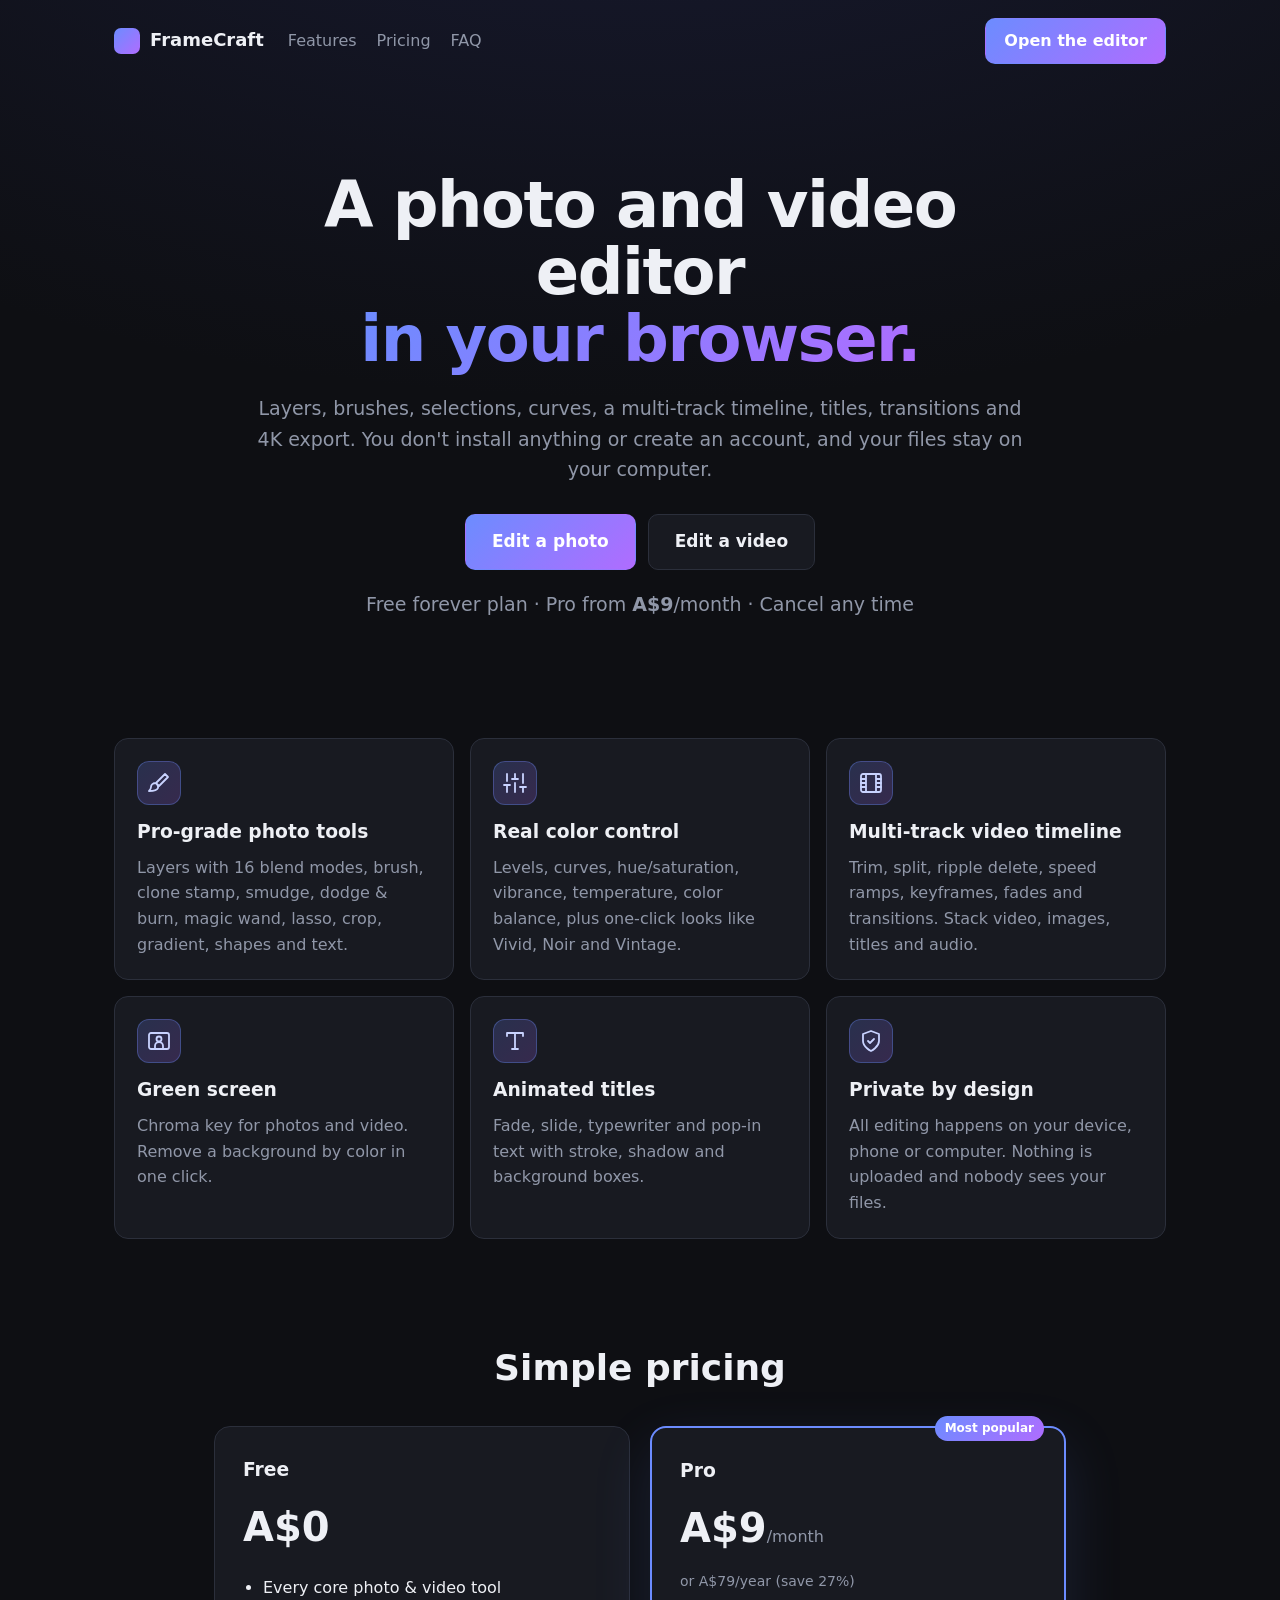
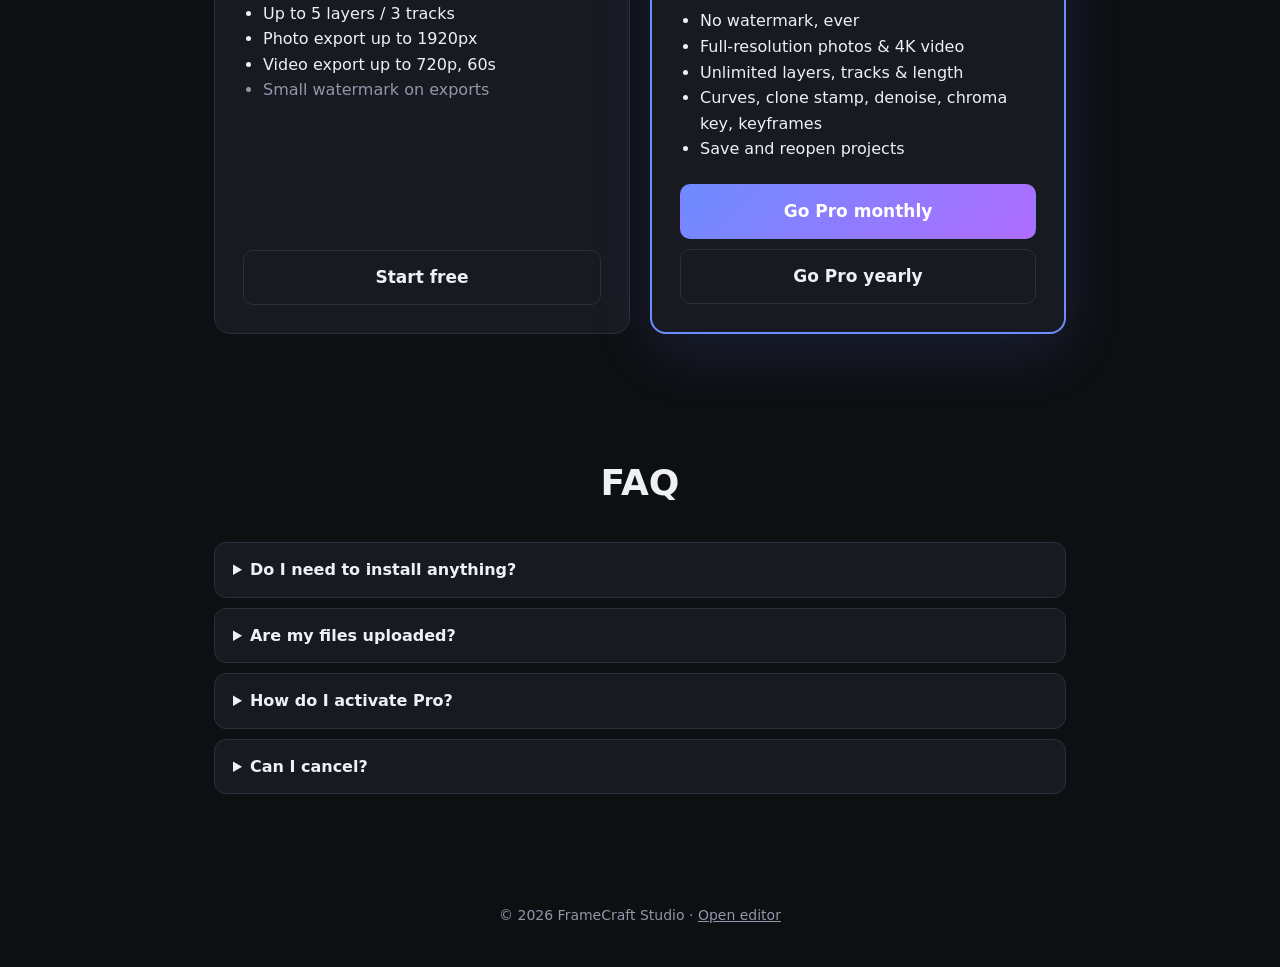
<file: index.html>
<!doctype html>
<html lang="en">
<head>
  <meta charset="utf-8">
  <meta name="viewport" content="width=device-width, initial-scale=1, viewport-fit=cover">
  <meta name="theme-color" content="#0e0f13">
  <title>FrameCraft Studio: Photo & Video Editor in Your Browser</title>
  <meta name="description" content="Edit photos and videos in your browser with layers, 40+ tools, filters, a multi-track timeline and 4K export. Nothing to install and nothing uploaded. Free to start.">
  <meta property="og:title" content="FrameCraft Studio">
  <meta property="og:description" content="A photo and video editor that runs in your browser. Free to start.">
  <link rel="icon" href="favicon.svg" type="image/svg+xml">
  <link rel="stylesheet" href="css/landing.css">
</head>
<body>
  <header class="nav">
    <a class="brand" href="#"><span class="logo"></span>FrameCraft</a>
    <nav><a href="#features">Features</a><a href="#pricing">Pricing</a><a href="#faq">FAQ</a></nav>
    <a class="btn primary" href="app.html">Open the editor</a>
  </header>

  <section class="hero">
    <h1>A photo and video editor<br><span class="grad">in your browser.</span></h1>
    <p>Layers, brushes, selections, curves, a multi-track timeline, titles, transitions and 4K export. You don't install anything or create an account, and your files stay on your computer.</p>
    <div class="cta">
      <a class="btn primary big" href="app.html#photo">Edit a photo</a>
      <a class="btn big" href="app.html#video">Edit a video</a>
    </div>
    <p class="small">Free forever plan · Pro from <b data-price="monthly"></b>/month · Cancel any time</p>
  </section>

  <section id="features" class="features">
    <div class="card"><span class="fi" data-icon="brush"></span><h3>Pro-grade photo tools</h3><p>Layers with 16 blend modes, brush, clone stamp, smudge, dodge &amp; burn, magic wand, lasso, crop, gradient, shapes and text.</p></div>
    <div class="card"><span class="fi" data-icon="sliders"></span><h3>Real color control</h3><p>Levels, curves, hue/saturation, vibrance, temperature, color balance, plus one-click looks like Vivid, Noir and Vintage.</p></div>
    <div class="card"><span class="fi" data-icon="film"></span><h3>Multi-track video timeline</h3><p>Trim, split, ripple delete, speed ramps, keyframes, fades and transitions. Stack video, images, titles and audio.</p></div>
    <div class="card"><span class="fi" data-icon="greenscreen"></span><h3>Green screen</h3><p>Chroma key for photos and video. Remove a background by color in one click.</p></div>
    <div class="card"><span class="fi" data-icon="title"></span><h3>Animated titles</h3><p>Fade, slide, typewriter and pop-in text with stroke, shadow and background boxes.</p></div>
    <div class="card"><span class="fi" data-icon="shield"></span><h3>Private by design</h3><p>All editing happens on your device, phone or computer. Nothing is uploaded and nobody sees your files.</p></div>
  </section>

  <section id="pricing" class="pricing">
    <h2>Simple pricing</h2>
    <div class="tiers">
      <div class="tier">
        <h3>Free</h3>
        <div class="price">A$0</div>
        <ul>
          <li>Every core photo &amp; video tool</li>
          <li>Up to 5 layers / 3 tracks</li>
          <li>Photo export up to 1920px</li>
          <li>Video export up to 720p, 60s</li>
          <li class="no">Small watermark on exports</li>
        </ul>
        <a class="btn big" href="app.html">Start free</a>
      </div>
      <div class="tier best">
        <span class="ribbon">Most popular</span>
        <h3>Pro</h3>
        <div class="price"><span data-price="monthly"></span><small>/month</small></div>
        <div class="small">or <span data-price="yearly"></span>/year (save 27%)</div>
        <ul>
          <li>No watermark, ever</li>
          <li>Full-resolution photos &amp; 4K video</li>
          <li>Unlimited layers, tracks &amp; length</li>
          <li>Curves, clone stamp, denoise, chroma key, keyframes</li>
          <li>Save and reopen projects</li>
        </ul>
        <a class="btn primary big" id="buy-monthly" href="app.html">Go Pro monthly</a>
        <a class="btn big" id="buy-yearly" href="app.html">Go Pro yearly</a>
      </div>
    </div>
  </section>

  <section id="faq" class="faq">
    <h2>FAQ</h2>
    <details><summary>Do I need to install anything?</summary><p>No. FrameCraft runs in Chrome, Edge, Safari and Firefox on Mac, Windows, Chromebook, iPhone, iPad and Android. On a phone you edit with touch: pinch to zoom, two fingers to pan.</p></details>
    <details><summary>Are my files uploaded?</summary><p>No. Everything is processed on your device and your files never leave it.</p></details>
    <details><summary>How do I activate Pro?</summary><p>After checkout you get a license key by email. Click <b>Upgrade to Pro</b> in the editor and paste it in.</p></details>
    <details><summary>Can I cancel?</summary><p>Yes, any time. Pro stays active until the end of the period you paid for.</p></details>
  </section>

  <footer class="foot">© <span id="year"></span> FrameCraft Studio · <a href="app.html">Open editor</a> <span id="support"></span></footer>

  <script type="module">
    import { CONFIG } from './js/config.js';
    import { icon } from './js/icons.js';
    document.querySelectorAll('[data-icon]').forEach((n) => { n.innerHTML = icon(n.dataset.icon, 24); });
    document.querySelectorAll('[data-price]').forEach((n) => { n.textContent = n.dataset.price === 'yearly' ? CONFIG.priceYearly : CONFIG.priceMonthly; });
    if (CONFIG.stripeMonthlyLink) document.getElementById('buy-monthly').href = CONFIG.stripeMonthlyLink;
    if (CONFIG.stripeYearlyLink) document.getElementById('buy-yearly').href = CONFIG.stripeYearlyLink;
    if (CONFIG.supportEmail) document.getElementById('support').innerHTML = `· <a href="mailto:${CONFIG.supportEmail}">Support</a>`;
    document.getElementById('year').textContent = new Date().getFullYear();
  </script>
</body>
</html>
</file>
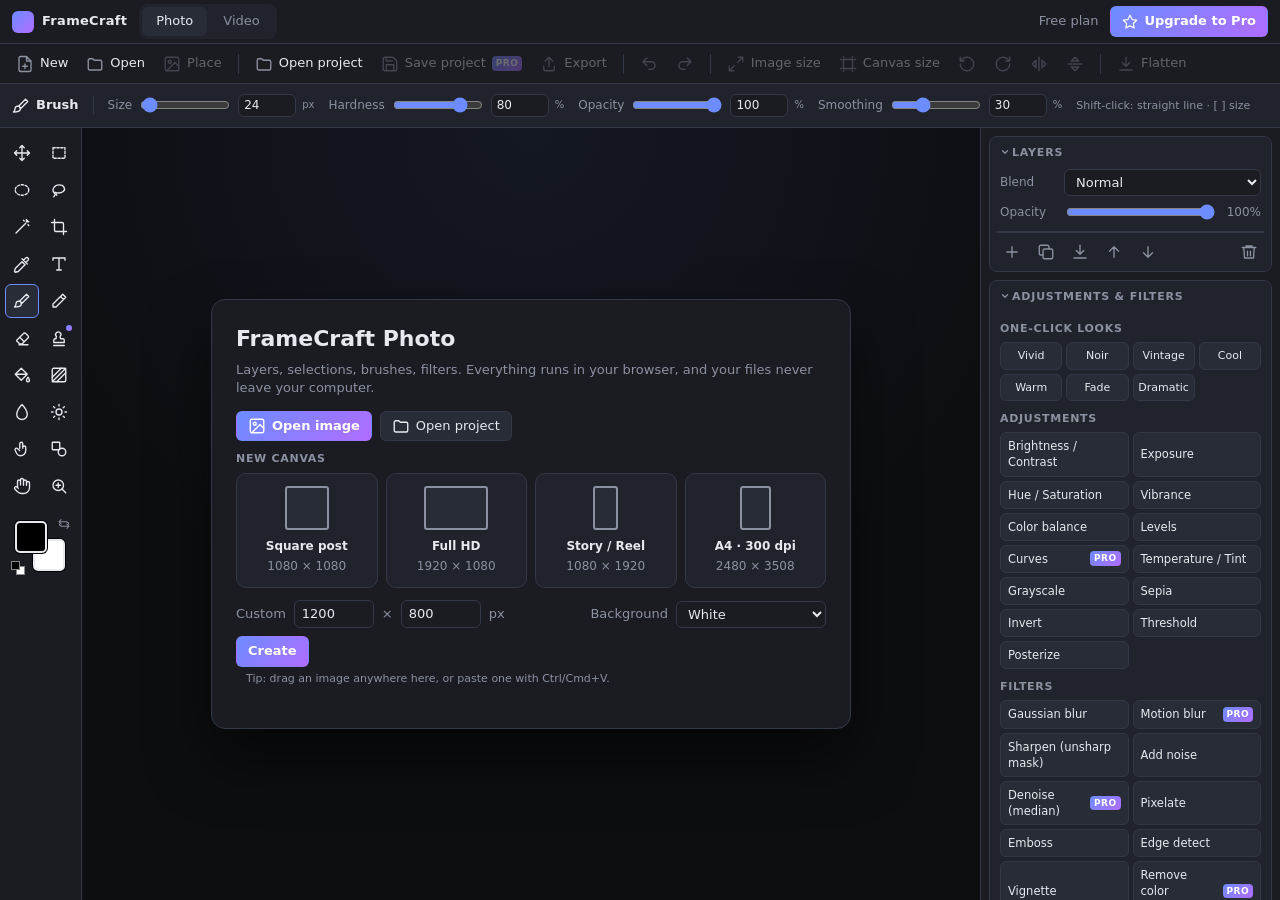
<file: app.html>
<!doctype html>
<html lang="en">
<head>
  <meta charset="utf-8">
  <meta name="viewport" content="width=device-width, initial-scale=1, viewport-fit=cover, interactive-widget=resizes-content">
  <meta name="theme-color" content="#1a1c22">
  <meta name="apple-mobile-web-app-capable" content="yes">
  <meta name="mobile-web-app-capable" content="yes">
  <meta name="apple-mobile-web-app-status-bar-style" content="black-translucent">
  <title>FrameCraft Studio — Photo & Video Editor</title>
  <link rel="icon" href="favicon.svg" type="image/svg+xml">
  <link rel="apple-touch-icon" href="favicon.svg">
  <link rel="stylesheet" href="css/app.css">
  <link rel="stylesheet" href="css/photo.css">
  <link rel="stylesheet" href="css/video.css">
</head>
<body>
  <div class="app">
    <header class="topbar">
      <a class="brand" href="index.html"><span class="logo"></span><span class="brand-name">FrameCraft</span></a>
      <nav class="tabs" id="mode-tabs">
        <button data-mode="photo" class="active">Photo</button>
        <button data-mode="video">Video</button>
      </nav>
      <div class="spacer"></div>
      <span id="plan-status" class="muted"></span>
      <button class="btn primary" id="upgrade-btn"></button>
    </header>
    <div class="workspace">
      <section class="mode" id="photo-root"></section>
      <section class="mode hidden" id="video-root"></section>
    </div>
  </div>
  <script type="module" src="js/main.js"></script>
</body>
</html>
</file>
<file: css/landing.css>
:root { --bg: #0e0f13; --panel: #181a21; --line: #2b2f3b; --fg: #eef0f5; --muted: #9097a8; --accent: #6c8cff; --accent2: #b06cff; color-scheme: dark; }
* { box-sizing: border-box; }
body { margin: 0; background: radial-gradient(1200px 600px at 50% -200px, #2a2f6a55, transparent), var(--bg); color: var(--fg); font: 16px/1.6 system-ui, -apple-system, 'Segoe UI', sans-serif; }
a { color: inherit; }
.nav { display: flex; align-items: center; gap: 24px; max-width: 1100px; margin: 0 auto; padding: 18px 24px; }
.nav nav { display: flex; gap: 20px; flex: 1; }
.nav nav a { color: var(--muted); text-decoration: none; }
.nav nav a:hover { color: var(--fg); }
.brand { display: flex; align-items: center; gap: 10px; font-weight: 800; font-size: 18px; text-decoration: none; }
.logo { width: 26px; height: 26px; border-radius: 7px; background: linear-gradient(135deg, var(--accent), var(--accent2)); }
.btn { display: inline-block; padding: 9px 18px; border-radius: 10px; border: 1px solid var(--line); background: var(--panel); text-decoration: none; font-weight: 600; text-align: center; }
.btn.primary { background: linear-gradient(135deg, var(--accent), var(--accent2)); border-color: transparent; color: #fff; }
.btn.big { padding: 13px 26px; font-size: 17px; }
.btn:hover { filter: brightness(1.1); }
.hero { text-align: center; max-width: 820px; margin: 0 auto; padding: 90px 24px 60px; }
.hero h1 { font-size: clamp(36px, 6vw, 64px); line-height: 1.05; margin: 0 0 20px; letter-spacing: -1.5px; }
.grad { background: linear-gradient(135deg, var(--accent), var(--accent2)); -webkit-background-clip: text; background-clip: text; color: transparent; }
.hero p { color: var(--muted); font-size: 19px; }
.cta { display: flex; gap: 12px; justify-content: center; margin: 30px 0 12px; flex-wrap: wrap; }
.small { font-size: 14px; color: var(--muted); }
.features { display: grid; grid-template-columns: repeat(auto-fit, minmax(300px, 1fr)); gap: 16px; max-width: 1100px; margin: 0 auto; padding: 40px 24px; }
.card { background: var(--panel); border: 1px solid var(--line); border-radius: 14px; padding: 22px; }
.card h3 { margin: 0 0 8px; }
.card p { margin: 0; color: var(--muted); }
.pricing, .faq { max-width: 900px; margin: 0 auto; padding: 60px 24px; text-align: center; }
.pricing h2, .faq h2 { font-size: 36px; margin: 0 0 30px; }
.tiers { display: grid; grid-template-columns: repeat(auto-fit, minmax(280px, 1fr)); gap: 20px; text-align: left; }
.tier { position: relative; background: var(--panel); border: 1px solid var(--line); border-radius: 16px; padding: 28px; display: flex; flex-direction: column; gap: 10px; }
.tier.best { border: 2px solid var(--accent); box-shadow: 0 20px 60px #6c8cff22; }
.tier h3 { margin: 0; }
.tier .price { font-size: 40px; font-weight: 800; }
.tier .price small { font-size: 16px; color: var(--muted); font-weight: 400; }
.tier ul { padding-left: 20px; margin: 6px 0 12px; flex: 1; }
.tier li.no { color: var(--muted); }
.ribbon { position: absolute; top: -12px; right: 20px; background: linear-gradient(135deg, var(--accent), var(--accent2)); color: #fff; font-size: 12px; font-weight: 700; padding: 3px 10px; border-radius: 20px; }
.faq { text-align: left; }
.faq h2 { text-align: center; }
details { background: var(--panel); border: 1px solid var(--line); border-radius: 12px; padding: 14px 18px; margin-bottom: 10px; }
summary { cursor: pointer; font-weight: 600; }
details p { color: var(--muted); margin: 10px 0 0; }
.foot { text-align: center; color: var(--muted); padding: 40px 24px; font-size: 14px; }
.fi { display: grid; place-items: center; width: 44px; height: 44px; border-radius: 12px; margin-bottom: 12px; color: #fff; background: linear-gradient(135deg, #6c8cff33, #b06cff33); border: 1px solid #6c8cff55; }
.fi .ic { color: #c9d3ff; }
body { padding: env(safe-area-inset-top) env(safe-area-inset-right) env(safe-area-inset-bottom) env(safe-area-inset-left); overflow-x: hidden; }
@media (max-width: 759px) {
  .nav { gap: 12px; padding: 14px 16px; }
  .nav nav { display: none; }
  .nav .brand { flex: 1; }
  .hero { padding: 48px 18px 36px; }
  .hero h1 { letter-spacing: -1px; }
  .hero p { font-size: 17px; }
  .cta .btn.big { width: 100%; }
  .features { grid-template-columns: 1fr; padding: 24px 16px; }
  .pricing, .faq { padding: 40px 16px; }
  .pricing h2, .faq h2 { font-size: 28px; }
  .tier { padding: 22px; }
}
</file>
<file: css/app.css>
/* FrameCraft shared theme. Editors add photo.css / video.css on top. */
:root {
  --bg: #121317; --bg2: #1a1c22; --panel: #20232b; --panel2: #282c36; --line: #333846;
  --fg: #e7e9ee; --muted: #8b91a1; --accent: #6c8cff; --accent2: #b06cff;
  --ok: #3ecf8e; --warn: #f5b74e; --err: #ff5c6c;
  --radius: 8px; --font: 13px/1.4 system-ui, -apple-system, 'Segoe UI', sans-serif;
  color-scheme: dark;
}
* { box-sizing: border-box; }
html, body { margin: 0; height: 100%; background: var(--bg); color: var(--fg); font: var(--font); overflow: hidden; overscroll-behavior: none; -webkit-tap-highlight-color: transparent; -webkit-text-size-adjust: 100%; }
button, input, select, textarea { font: inherit; color: inherit; }
.hidden { display: none !important; }

/* Shell */
.app { display: grid; grid-template-rows: calc(44px + env(safe-area-inset-top)) 1fr; height: 100vh; height: 100dvh; }
.topbar { display: flex; align-items: center; gap: 12px; padding: env(safe-area-inset-top) max(12px, env(safe-area-inset-right)) 0 max(12px, env(safe-area-inset-left)); background: var(--bg2); border-bottom: 1px solid var(--line); min-width: 0; }
.ic { flex: none; display: block; }
.brand { display: flex; align-items: center; gap: 8px; font-weight: 800; letter-spacing: .3px; text-decoration: none; color: var(--fg); }
.brand .logo { width: 22px; height: 22px; border-radius: 6px; background: linear-gradient(135deg, var(--accent), var(--accent2)); }
.tabs { display: flex; gap: 2px; background: var(--panel); padding: 3px; border-radius: var(--radius); }
.tabs button { border: 0; background: none; padding: 5px 14px; border-radius: 6px; cursor: pointer; color: var(--muted); }
.tabs button.active { background: var(--panel2); color: var(--fg); }
.spacer { flex: 1; }
.workspace { position: relative; min-height: 0; }
.workspace > .mode { position: absolute; inset: 0; overflow: hidden; overflow: clip; } /* clip: off-screen drawers must never scroll the editor sideways */

/* Controls */
.btn { display: inline-flex; align-items: center; gap: 6px; border: 1px solid var(--line); background: var(--panel2); padding: 5px 11px; border-radius: 6px; cursor: pointer; white-space: nowrap; }
.btn:hover { border-color: #4a5164; }
.btn.primary { background: linear-gradient(135deg, var(--accent), var(--accent2)); border-color: transparent; color: #fff; font-weight: 600; }
.btn.danger { color: var(--err); }
.btn:disabled { opacity: .45; cursor: default; }
.icon-btn { border: 0; background: none; cursor: pointer; padding: 4px 7px; border-radius: 6px; color: var(--muted); }
.icon-btn:hover { background: var(--panel2); color: var(--fg); }
.tool-btn { width: 36px; height: 36px; display: grid; place-items: center; border: 1px solid transparent; background: none; border-radius: 6px; cursor: pointer; font-size: 16px; color: var(--fg); position: relative; }
.tool-btn:hover { background: var(--panel2); }
.tool-btn.active { background: var(--panel2); border-color: var(--accent); }
.btn .ic, .icon-btn .ic { display: inline-block; vertical-align: middle; }
.icon-btn { display: inline-grid; place-items: center; }
.pro-badge { font-size: 9px; font-weight: 800; padding: 1px 4px; border-radius: 4px; background: linear-gradient(135deg, var(--accent), var(--accent2)); color: #fff; letter-spacing: .4px; vertical-align: middle; }
.panel { background: var(--panel); border: 1px solid var(--line); border-radius: var(--radius); }
.panel-title { font-size: 11px; text-transform: uppercase; letter-spacing: .8px; color: var(--muted); padding: 8px 10px 4px; font-weight: 700; }
.field { display: grid; grid-template-columns: 90px 1fr auto; align-items: center; gap: 8px; padding: 3px 10px; }
.field > span { color: var(--muted); font-size: 12px; }
.field output { min-width: 34px; text-align: right; font-variant-numeric: tabular-nums; color: var(--muted); font-size: 12px; }
input[type=range] { width: 100%; accent-color: var(--accent); }
input[type=text], input[type=number], select, textarea { background: var(--bg2); border: 1px solid var(--line); border-radius: 6px; padding: 4px 7px; min-width: 0; }
input[type=color] { width: 32px; height: 26px; padding: 0; border: 1px solid var(--line); border-radius: 6px; background: none; cursor: pointer; }
::-webkit-scrollbar { width: 10px; height: 10px; }
::-webkit-scrollbar-thumb { background: #3a3f4d; border-radius: 10px; border: 2px solid var(--panel); }
.checker { background-color: #2a2d35; background-image: conic-gradient(#3a3e48 25%, transparent 0 50%, #3a3e48 0 75%, transparent 0); background-size: 16px 16px; }

/* Toasts */
.toasts { position: fixed; bottom: calc(18px + env(safe-area-inset-bottom)); left: 50%; transform: translateX(-50%); display: grid; gap: 6px; z-index: 1000; pointer-events: none; width: max-content; max-width: calc(100vw - 24px); }
.toast { background: var(--panel2); border: 1px solid var(--line); padding: 8px 14px; border-radius: var(--radius); box-shadow: 0 8px 24px #0008; transition: opacity .3s, transform .3s; }
.toast.ok { border-color: var(--ok); } .toast.err { border-color: var(--err); } .toast.warn { border-color: var(--warn); }
.toast.out { opacity: 0; transform: translateY(8px); }

/* Modal */
.modal-wrap { position: fixed; inset: 0; background: #000a; display: grid; place-items: center; z-index: 900; }
.modal { background: var(--bg2); border: 1px solid var(--line); border-radius: 12px; width: min(560px, 94vw); max-height: 90vh; max-height: 90dvh; overflow: auto; overscroll-behavior: contain; box-shadow: 0 30px 80px #000c; }
.modal-head { display: flex; align-items: center; justify-content: space-between; padding: 12px 16px; border-bottom: 1px solid var(--line); }
.modal-head h2 { margin: 0; font-size: 16px; }
.modal-body { padding: 16px; display: grid; gap: 12px; }
.plans { display: grid; grid-template-columns: 1fr 1fr; gap: 10px; }
.plan { border: 1px solid var(--line); border-radius: 10px; padding: 12px; display: grid; gap: 6px; }
.plan.best { border-color: var(--accent); }
.plan .price { font-size: 22px; font-weight: 800; }
.plan ul { margin: 0; padding-left: 18px; color: var(--muted); }
.muted { color: var(--muted); }
.row { display: flex; gap: 8px; align-items: center; }
.plan-short { display: none; }

/* Touch: bigger hit targets, no iOS zoom-on-focus */
@media (pointer: coarse) {
  .btn { min-height: 40px; padding: 8px 14px; }
  .icon-btn { min-width: 40px; min-height: 40px; }
  .tool-btn { width: 44px; height: 44px; }
  input[type=text], input[type=number], input[type=email], select, textarea { font-size: 16px; min-height: 40px; }
  input[type=range] { min-height: 32px; }
  input[type=color] { width: 40px; height: 34px; }
  .tabs button { padding: 8px 14px; }
}

/* Phone */
@media (max-width: 759px) {
  .topbar { gap: 8px; }
  .brand-name, #plan-status { display: none; }
  .plan-long { display: none; }
  .plan-short { display: inline; }
  #upgrade-btn { padding: 6px 12px; min-height: 34px; }
  .tabs button { padding: 6px 12px; }
  .modal-wrap { place-items: end center; }
  .modal { width: 100vw; max-height: 88dvh; border-radius: 16px 16px 0 0; border-bottom: 0; padding-bottom: env(safe-area-inset-bottom); animation: sheet-up .2s ease-out; }
  .modal-body { padding: 14px; }
  .plans { grid-template-columns: 1fr; }
}
@keyframes sheet-up { from { transform: translateY(40px); opacity: 0; } }
</file>
<file: css/photo.css>
/* FrameCraft Photo editor. Scoped under #photo-root (dialog content under .modal). */
#photo-root.pe {
  display: grid;
  grid-template-columns: 82px minmax(0, 1fr) 300px;
  grid-template-rows: 40px 44px minmax(0, 1fr);
  background: var(--bg);
}
#photo-root .pe-small { font-size: 11px; padding: 4px 10px; }
#photo-root .pe-sub, .modal .pe-sub { font-size: 11px; text-transform: uppercase; letter-spacing: .7px; color: var(--muted); font-weight: 700; margin: 10px 0 6px; }

/* Menu row */
#photo-root .pe-menu { grid-column: 1 / -1; display: flex; align-items: center; gap: 2px; padding: 0 8px; background: var(--bg2); border-bottom: 1px solid var(--line); overflow-x: auto; scrollbar-width: none; }
#photo-root .pe-mbtn { display: inline-flex; align-items: center; gap: 6px; border: 0; background: none; padding: 5px 8px; border-radius: 6px; cursor: pointer; color: var(--fg); white-space: nowrap; }
#photo-root .pe-mbtn:hover:not(:disabled) { background: var(--panel2); }
#photo-root .pe-mbtn:disabled { opacity: .35; cursor: default; }
#photo-root .pe-mbtn svg { color: var(--muted); }
#photo-root .pe-msep { width: 1px; height: 20px; background: var(--line); margin: 0 6px; flex: none; }

/* Options bar */
#photo-root .pe-options { grid-column: 1 / -1; display: flex; align-items: center; gap: 14px; padding: 0 12px; background: var(--panel); border-bottom: 1px solid var(--line); overflow-x: auto; white-space: nowrap; scrollbar-width: thin; }
#photo-root .pe-opt-tool { display: flex; align-items: center; gap: 6px; padding-right: 14px; border-right: 1px solid var(--line); }
#photo-root .pe-opt { display: inline-flex; align-items: center; gap: 6px; font-size: 12px; }
#photo-root .pe-opt > span { color: var(--muted); }
#photo-root .pe-opt input[type=range] { width: 90px; }
#photo-root .pe-opt.check { gap: 5px; cursor: pointer; }
#photo-root .pe-num { width: 58px; padding: 2px 5px; }
#photo-root .pe-opt select { padding: 3px 6px; }
#photo-root .pe-seg { display: inline-flex; background: var(--bg2); border: 1px solid var(--line); border-radius: 6px; padding: 2px; gap: 2px; }
#photo-root .pe-seg button { border: 0; background: none; padding: 3px 9px; border-radius: 4px; cursor: pointer; color: var(--muted); font-size: 12px; min-width: 26px; }
#photo-root .pe-seg button.active { background: var(--panel2); color: var(--fg); box-shadow: inset 0 0 0 1px var(--accent); }
#photo-root .pe-options .btn { padding: 3px 10px; font-size: 12px; }
#photo-root .pe-hint { font-size: 11px; }

/* Tools column */
#photo-root .pe-tools { grid-row: 3; grid-column: 1; display: flex; flex-direction: column; align-items: center; gap: 14px; padding: 8px 0; background: var(--bg2); border-right: 1px solid var(--line); overflow-y: auto; scrollbar-width: none; }
#photo-root .pe-tool-grid { display: grid; grid-template-columns: repeat(2, 34px); gap: 3px; }
#photo-root .pe-tool-grid .tool-btn { width: 34px; height: 34px; }
#photo-root .pe-tool-pro { position: absolute; top: 3px; right: 3px; width: 6px; height: 6px; border-radius: 50%; background: linear-gradient(135deg, var(--accent), var(--accent2)); }
#photo-root .pe-swatches { position: relative; width: 60px; height: 60px; flex: none; }
#photo-root .pe-swatch { position: absolute; width: 32px; height: 32px; border: 2px solid var(--fg); border-radius: 5px; cursor: pointer; padding: 0; box-shadow: 0 0 0 1px #000; }
#photo-root .pe-swatch.fg { left: 4px; top: 4px; z-index: 2; }
#photo-root .pe-swatch.bg { left: 22px; top: 22px; z-index: 1; }
#photo-root .pe-swatches input[type=color] { position: absolute; left: 10px; top: 40px; width: 1px; height: 1px; opacity: 0; pointer-events: none; }
#photo-root .pe-swap { position: absolute; right: -2px; top: -2px; border: 0; background: none; color: var(--muted); cursor: pointer; padding: 0; transform: scale(.75); }
#photo-root .pe-swap:hover, #photo-root .pe-reset:hover { color: var(--fg); }
#photo-root .pe-reset { position: absolute; left: 0; bottom: 0; width: 16px; height: 16px; border: 0; padding: 0; background: none; cursor: pointer; }
#photo-root .pe-reset i { position: absolute; width: 9px; height: 9px; border: 1px solid #888; }
#photo-root .pe-reset i:first-child { left: 0; top: 0; background: #000; z-index: 1; }
#photo-root .pe-reset i:last-child { left: 5px; top: 5px; background: #fff; }

/* Viewport */
#photo-root .pe-viewport { grid-row: 3; grid-column: 2; position: relative; overflow: hidden; background: #0d0e11; }
#photo-root .pe-canvas { position: absolute; inset: 0; display: block; touch-action: none; }
#photo-root .pe-viewport.space .pe-canvas { cursor: grab !important; }
#photo-root .pe-viewport.panning .pe-canvas { cursor: grabbing !important; }
#photo-root .pe-viewport.drop::after { content: 'Drop images to open or add as layers'; position: absolute; inset: 10px; border: 2px dashed var(--accent); border-radius: 12px; display: grid; place-items: center; background: #6c8cff1a; color: var(--fg); font-weight: 600; pointer-events: none; z-index: 20; }
#photo-root .pe-status { position: absolute; left: 10px; bottom: 10px; display: flex; align-items: center; gap: 4px; padding: 3px 8px; background: #1a1c22e6; border: 1px solid var(--line); border-radius: 8px; font-size: 12px; z-index: 5; backdrop-filter: blur(6px); }
#photo-root .pe-zoom { border: 0; background: none; color: var(--fg); cursor: pointer; min-width: 52px; font-variant-numeric: tabular-nums; }
#photo-root .pe-ssep { width: 1px; height: 14px; background: var(--line); margin: 0 6px; }
#photo-root .pe-pos { min-width: 80px; margin-left: 10px; font-variant-numeric: tabular-nums; }
#photo-root .pe-busy { position: absolute; right: 12px; bottom: 10px; display: flex; align-items: center; gap: 8px; padding: 6px 12px; background: var(--panel2); border: 1px solid var(--line); border-radius: 8px; z-index: 6; box-shadow: 0 8px 20px #0007; }
#photo-root .pe-spinner { width: 14px; height: 14px; border: 2px solid var(--line); border-top-color: var(--accent); border-radius: 50%; animation: pe-spin .8s linear infinite; }
@keyframes pe-spin { to { transform: rotate(360deg); } }
#photo-root .pe-text-edit { position: absolute; z-index: 4; margin: 0; padding: 0; border: 1px dashed var(--accent); outline: none; background: transparent; resize: none; overflow: hidden; white-space: pre; min-width: 40px; caret-color: var(--accent); border-radius: 0; }

/* Welcome / new canvas */
#photo-root .pe-welcome { position: absolute; inset: 0; display: grid; place-items: center; z-index: 8; overflow: auto; padding: 24px; background: radial-gradient(circle at 50% 0%, #6c8cff14, transparent 60%), #0d0e11; }
#photo-root .pe-welcome-card { width: min(640px, 100%); background: var(--bg2); border: 1px solid var(--line); border-radius: 14px; padding: 24px; box-shadow: 0 30px 60px #0008; }
#photo-root .pe-welcome h1 { margin: 0 0 6px; font-size: 22px; }
#photo-root .pe-welcome p { margin: 0 0 14px; }
#photo-root .pe-welcome-actions { margin-bottom: 8px; }
:is(#photo-root, .modal) .pe-new-grid { display: grid; grid-template-columns: repeat(4, 1fr); gap: 8px; }
:is(#photo-root, .modal) .pe-size-card { display: grid; justify-items: center; gap: 4px; padding: 12px 6px; border: 1px solid var(--line); border-radius: 10px; background: var(--panel); cursor: pointer; font-size: 12px; }
:is(#photo-root, .modal) .pe-size-card:hover { border-color: var(--accent); }
:is(#photo-root, .modal) .pe-size-shape { height: 44px; max-width: 64px; border: 2px solid var(--muted); border-radius: 3px; background: var(--panel2); margin-bottom: 4px; }
:is(#photo-root, .modal) .pe-custom { margin-top: 12px; flex-wrap: wrap; }
:is(#photo-root, .modal) .pe-custom input[type=number] { width: 80px; }
.modal .pe-anchor { display: grid; grid-template-columns: repeat(3, 22px); gap: 3px; }
.modal .pe-anchor button { width: 22px; height: 22px; border: 1px solid var(--line); background: var(--panel); border-radius: 4px; cursor: pointer; padding: 0; }
.modal .pe-anchor button.active { background: var(--accent); border-color: var(--accent); }

/* Side panels */
#photo-root .pe-side { grid-row: 3; grid-column: 3; display: flex; flex-direction: column; gap: 8px; padding: 8px; background: var(--bg2); border-left: 1px solid var(--line); overflow-y: auto; min-height: 0; }
#photo-root .pe-panel { flex: none; }
#photo-root .pe-panel-title { display: block; width: 100%; border: 0; background: none; text-align: left; cursor: pointer; padding-bottom: 6px; }
#photo-root .pe-panel-title::before {
  content: ''; display: inline-block; width: 10px; height: 10px; margin-right: 2px; vertical-align: -1px; background: currentColor; transition: transform .15s;
  -webkit-mask: url("data:image/svg+xml,%3Csvg xmlns='http://www.w3.org/2000/svg' viewBox='0 0 24 24' fill='none' stroke='%23000' stroke-width='3' stroke-linecap='round' stroke-linejoin='round'%3E%3Cpath d='m6 9 6 6 6-6'/%3E%3C/svg%3E") center / contain no-repeat;
  mask: url("data:image/svg+xml,%3Csvg xmlns='http://www.w3.org/2000/svg' viewBox='0 0 24 24' fill='none' stroke='%23000' stroke-width='3' stroke-linecap='round' stroke-linejoin='round'%3E%3Cpath d='m6 9 6 6 6-6'/%3E%3C/svg%3E") center / contain no-repeat;
}
#photo-root .pe-panel.collapsed .pe-panel-title::before { transform: rotate(-90deg); }
#photo-root .pe-panel.collapsed .pe-panel-body { display: none; }
#photo-root .pe-panel-body { padding-bottom: 6px; }

/* Layers */
#photo-root .pe-layer-props .field { grid-template-columns: 56px 1fr 40px; }
#photo-root .pe-layer-props select { grid-column: span 2; }
#photo-root .pe-layer-list { max-height: 250px; overflow-y: auto; margin: 6px 6px 0; border: 1px solid var(--line); border-radius: 6px; background: var(--bg2); }
#photo-root .pe-layer { display: flex; align-items: center; gap: 6px; padding: 4px 6px; border-bottom: 1px solid var(--line); cursor: pointer; user-select: none; }
#photo-root .pe-layer:last-child { border-bottom: 0; }
#photo-root .pe-layer:hover { background: var(--panel); }
#photo-root .pe-layer.active { background: #6c8cff26; }
#photo-root .pe-layer.off .pe-thumb, #photo-root .pe-layer.off .pe-layer-name { opacity: .45; }
#photo-root .pe-layer.drop { box-shadow: inset 0 2px 0 var(--accent); }
#photo-root .pe-layer .icon-btn { padding: 2px; display: grid; place-items: center; }
#photo-root .pe-layer .icon-btn svg { width: 15px; height: 15px; }
#photo-root .pe-lock { opacity: .35; }
#photo-root .pe-lock.on, #photo-root .pe-layer:hover .pe-lock { opacity: 1; }
#photo-root .pe-lock.on { color: var(--warn); }
#photo-root .pe-thumb { flex: none; border: 1px solid var(--line); border-radius: 3px; background-size: 8px 8px; max-width: 36px; max-height: 36px; }
#photo-root .pe-layer-name { flex: 1; min-width: 0; overflow: hidden; text-overflow: ellipsis; white-space: nowrap; }
#photo-root .pe-layer small { font-size: 10px; white-space: nowrap; }
#photo-root .pe-rename { flex: 1; min-width: 0; padding: 1px 4px; }
#photo-root .pe-layer-bar { display: flex; align-items: center; gap: 2px; padding: 6px 6px 0; }
#photo-root .pe-layer-bar .icon-btn { display: grid; place-items: center; }
#photo-root .pe-limit:empty { display: none; }

/* Adjustments */
#photo-root .pe-adjust { padding: 0 10px 4px; }
#photo-root .pe-adjust .field { padding: 3px 0; grid-template-columns: 96px 1fr 40px; }
#photo-root .pe-presets { display: grid; grid-template-columns: repeat(4, 1fr); gap: 4px; }
#photo-root .pe-preset { border: 1px solid var(--line); background: var(--panel2); border-radius: 6px; padding: 5px 2px; cursor: pointer; font-size: 11px; }
#photo-root .pe-preset:hover, #photo-root .pe-fx-btn:hover { border-color: var(--accent); }
#photo-root .pe-fx-grid { display: grid; grid-template-columns: 1fr 1fr; gap: 4px; }
#photo-root .pe-fx-btn { display: flex; align-items: center; justify-content: space-between; gap: 4px; border: 1px solid var(--line); background: var(--panel2); border-radius: 6px; padding: 5px 7px; cursor: pointer; font-size: 11.5px; text-align: left; min-width: 0; }
#photo-root .pe-adjust-head { display: flex; align-items: center; gap: 8px; margin: 2px 0 8px; }
#photo-root .pe-adjust-actions { margin-top: 8px; }
#photo-root .pe-adjust .pe-small { padding: 6px 0 0; }
#photo-root .pe-preview { margin-top: 6px; }
#photo-root .pe-hist { width: 100%; height: 56px; background: var(--bg2); border: 1px solid var(--line); border-radius: 6px; margin-bottom: 4px; }
#photo-root .pe-curves { display: grid; gap: 6px; }
#photo-root .pe-curves select { padding: 2px 6px; }
#photo-root .pe-curve { width: 100%; aspect-ratio: 1; border: 1px solid var(--line); border-radius: 6px; cursor: crosshair; touch-action: none; }
#photo-root .pe-curves .pe-small { padding: 0; }

/* History */
#photo-root .pe-history-list { max-height: 180px; overflow-y: auto; margin: 0 6px; border: 1px solid var(--line); border-radius: 6px; background: var(--bg2); }
#photo-root .pe-history-item { display: flex; gap: 8px; padding: 4px 8px; cursor: pointer; font-size: 12px; }
#photo-root .pe-history-item:hover { background: var(--panel); }
#photo-root .pe-history-item.active { background: #6c8cff26; }
#photo-root .pe-history-item.future { opacity: .45; }
#photo-root .pe-history-n { width: 18px; text-align: right; font-variant-numeric: tabular-nums; }

/* While an adjustment is open, everything except the adjustments panel and canvas is paused. */
#photo-root.pe-session :is(.pe-menu, .pe-options, .pe-tools, .pe-p-layers, .pe-p-history, .pe-dock-btn:not([data-tab=adjust])) { pointer-events: none; opacity: .45; }

/* Compact-layout controls: hidden on desktop. */
#photo-root :is(.pe-m-more, .pe-m-panels, .pe-fit, .pe-side-head, .pe-dock) { display: none; }
#photo-root .pe-status .icon-btn:not(.pe-fit) { display: grid; place-items: center; }
#photo-root .pe-fit { place-items: center; }

/* Overflow menu */
#photo-root .pe-more { position: absolute; top: 40px; right: 8px; z-index: 40; display: grid; width: min(290px, calc(100% - 16px)); max-height: calc(100% - 52px); overflow-y: auto; overscroll-behavior: contain; padding: 4px 6px 8px; background: var(--bg2); border: 1px solid var(--line); border-radius: 10px; box-shadow: 0 16px 40px #000a; }
#photo-root .pe-more-sec { font-size: 11px; text-transform: uppercase; letter-spacing: .7px; color: var(--muted); font-weight: 700; padding: 10px 8px 4px; }
#photo-root .pe-more-item { display: flex; align-items: center; gap: 10px; width: 100%; min-height: 40px; padding: 8px 10px; border: 0; border-radius: 6px; background: none; color: var(--fg); text-align: left; cursor: pointer; }
#photo-root .pe-more-item:hover:not(:disabled) { background: var(--panel2); }
#photo-root .pe-more-item:disabled { opacity: .35; cursor: default; }
#photo-root .pe-more-item svg { color: var(--muted); flex: none; }

/* On-screen modifier toggles (touch) */
#photo-root .pe-mods { display: inline-flex; gap: 4px; flex: none; }
#photo-root .pe-mod { display: inline-flex; align-items: center; gap: 5px; min-height: 36px; padding: 0 10px; border: 1px solid var(--line); border-radius: 6px; background: var(--bg2); color: var(--muted); cursor: pointer; white-space: nowrap; }
#photo-root .pe-mod b { color: var(--fg); font-size: 12px; }
#photo-root .pe-mod small { font-size: 11px; }
#photo-root .pe-mod.active { background: var(--accent); border-color: var(--accent); color: #fff; }
#photo-root .pe-mod.active b { color: #fff; }
#photo-root .pe-seg button { display: inline-flex; align-items: center; justify-content: center; gap: 4px; }

/* Layer actions sheet (long-press) */
.modal .pe-actions { grid-template-columns: 1fr 1fr; gap: 8px; }
.modal .pe-action { justify-content: flex-start; min-height: 44px; }
.modal .pe-rename-input { width: 100%; }

/* Touch screens: bigger hit targets, 16px fields (no iOS zoom on focus), no hover-only info. */
@media (pointer: coarse) {
  #photo-root :is(input[type=text], input[type=number], select, textarea:not(.pe-text-edit)), .pe-dlg :is(input[type=text], input[type=number], select, textarea) { font-size: 16px; }
  #photo-root .pe-num { width: 70px; }
  #photo-root input[type=checkbox], .pe-dlg input[type=checkbox] { width: 20px; height: 20px; }
  #photo-root .pe-seg button { min-height: 36px; min-width: 40px; }
  #photo-root .pe-options .btn { min-height: 36px; }
  #photo-root .pe-fit { display: grid; }
  #photo-root .pe-status .icon-btn, #photo-root .pe-zoom { min-width: 36px; min-height: 36px; }
  #photo-root :is(.pe-pos, .pe-tip) { display: none; }
  #photo-root .pe-layer { min-height: 48px; -webkit-touch-callout: none; -webkit-user-select: none; }
  #photo-root :is(.pe-layer, .pe-layer-bar) .icon-btn { min-width: 40px; min-height: 40px; }
  #photo-root .pe-history-item { padding: 10px 8px; }
  #photo-root :is(.pe-fx-btn, .pe-preset) { min-height: 40px; }
  #photo-root .pe-panel-title { min-height: 36px; }
  #photo-root .pe-adjust .field { min-height: 40px; }
  .pe-dlg .btn { min-height: 40px; }
  .modal .pe-anchor { grid-template-columns: repeat(3, 40px); }
  .modal .pe-anchor button { width: 40px; height: 40px; }
}

/* Tablet (and phone landscape): tool column stays, panels become an overlay drawer. */
@media (max-width: 1100px) {
  #photo-root.pe { grid-template-columns: 82px minmax(0, 1fr); }
  #photo-root .pe-mbtn span:not(.pro-badge) { display: none; }
  #photo-root .pe-menu { padding: 0 max(8px, env(safe-area-inset-right)) 0 max(8px, env(safe-area-inset-left)); }
  #photo-root :is(.pe-m-more, .pe-m-panels) { display: inline-flex; }
  #photo-root .pe-m-panels { margin-left: auto; }
  #photo-root .pe-fit { display: grid; }
  #photo-root .pe-tools { padding-left: env(safe-area-inset-left); }
  #photo-root .pe-side {
    position: absolute; grid-area: auto; top: 84px; right: 0; bottom: 0; z-index: 25; width: min(320px, 88%);
    padding: 0 max(8px, env(safe-area-inset-right)) max(8px, env(safe-area-inset-bottom)) 8px;
    box-shadow: -14px 0 32px #0008; transform: translateX(105%); visibility: hidden; transition: transform .2s ease, visibility 0s .2s;
  }
  #photo-root.pe-panels-open .pe-side { transform: none; visibility: visible; transition: transform .2s ease; }
  #photo-root .pe-side-head { display: flex; align-items: center; gap: 8px; position: sticky; top: 0; z-index: 2; min-height: 44px; margin: 0 -8px; padding: 0 4px 0 12px; background: var(--bg2); border-bottom: 1px solid var(--line); }
  #photo-root .pe-side-title { flex: 1; min-width: 0; overflow: hidden; text-overflow: ellipsis; white-space: nowrap; }
  #photo-root .pe-side-tab, #photo-root .pe-sheet-handle { display: none; }
  #photo-root .pe-side-close { display: grid; place-items: center; min-width: 40px; min-height: 40px; }
}
@media (max-width: 1100px) and (pointer: coarse) {
  #photo-root.pe { grid-template-columns: 96px minmax(0, 1fr); }
  #photo-root .pe-tool-grid { grid-template-columns: repeat(2, 42px); }
  #photo-root .pe-tool-grid .tool-btn { width: 42px; height: 42px; }
  #photo-root .pe-mbtn { min-width: 40px; min-height: 36px; justify-content: center; }
}

/* Phone: top action row, canvas, options row, scrollable tool strip, bottom dock; panels in a bottom sheet. */
@media (max-width: 759px) {
  #photo-root.pe {
    grid-template-columns: minmax(0, 1fr);
    grid-template-rows: 44px minmax(0, 1fr) auto auto auto;
    grid-template-areas: 'menu' 'view' 'opts' 'tools' 'dock';
  }
  #photo-root.pe.pe-panels-open {
    grid-template-rows: 44px minmax(0, 1fr) var(--pe-sheet-h, 55%) auto;
    grid-template-areas: 'menu' 'view' 'side' 'dock';
  }
  #photo-root.pe-panels-open :is(.pe-options, .pe-tools) { display: none; }

  /* Top action row: undo, redo, open, export, more */
  #photo-root .pe-menu { grid-area: menu; gap: 2px; padding: 0 max(4px, env(safe-area-inset-right)) 0 max(4px, env(safe-area-inset-left)); overflow: hidden; }
  #photo-root .pe-menu > * { display: none; }
  #photo-root .pe-menu > .pe-m-keep { display: inline-flex; justify-content: center; min-width: 44px; min-height: 40px; padding: 0 8px; }
  #photo-root .pe-menu .pe-m-undo { order: 1; }
  #photo-root .pe-menu .pe-m-redo { order: 2; }
  #photo-root .pe-menu .pe-m-open { order: 3; margin-left: auto; }
  #photo-root .pe-menu .pe-m-export { order: 4; }
  #photo-root .pe-menu .pe-m-more { order: 5; }
  #photo-root .pe-menu .pe-mbtn svg { color: var(--fg); }
  #photo-root .pe-more { top: 44px; right: max(4px, env(safe-area-inset-right)); }

  #photo-root .pe-viewport { grid-area: view; }
  #photo-root .pe-status { left: 8px; bottom: 8px; padding: 2px 6px; }
  #photo-root .pe-busy { right: 8px; bottom: 8px; }

  /* Tool options: one horizontally scrollable row */
  #photo-root .pe-options { grid-area: opts; height: 48px; gap: 10px; padding: 0 max(8px, env(safe-area-inset-right)) 0 max(8px, env(safe-area-inset-left)); border-top: 1px solid var(--line); border-bottom: 0; scrollbar-width: none; overscroll-behavior-x: contain; }
  #photo-root .pe-options::-webkit-scrollbar { display: none; }
  #photo-root .pe-opt-tool { padding-right: 10px; flex: none; }
  #photo-root .pe-opt-tool b { display: none; }
  #photo-root .pe-options > * { flex: none; }
  #photo-root .pe-hint { display: none; }
  #photo-root .pe-opt input[type=range] { width: 96px; }

  /* Tool strip + colors */
  #photo-root .pe-tools { grid-area: tools; flex-direction: row; align-items: center; gap: 4px; padding: 2px max(6px, env(safe-area-inset-right)) 2px max(4px, env(safe-area-inset-left)); border-right: 0; border-top: 1px solid var(--line); overflow: hidden; }
  #photo-root .pe-tool-grid { display: flex; flex: 1; min-width: 0; gap: 2px; overflow-x: auto; scrollbar-width: none; overscroll-behavior-x: contain; }
  #photo-root .pe-tool-grid::-webkit-scrollbar { display: none; }
  #photo-root .pe-tool-grid .tool-btn { flex: none; width: 44px; height: 44px; }
  #photo-root .pe-swatches { width: 88px; height: 48px; border-left: 1px solid var(--line); }
  #photo-root .pe-swatch { width: 28px; height: 28px; }
  #photo-root .pe-swatch.fg { left: 6px; top: 3px; }
  #photo-root .pe-swatch.bg { left: 20px; top: 17px; }
  #photo-root .pe-swap { right: 0; top: 4px; width: 40px; height: 40px; display: grid; place-items: center; transform: none; }
  #photo-root .pe-reset { display: none; }

  /* Bottom dock */
  #photo-root .pe-dock { grid-area: dock; display: flex; background: var(--bg2); border-top: 1px solid var(--line); padding: 0 env(safe-area-inset-right) env(safe-area-inset-bottom) env(safe-area-inset-left); }
  #photo-root .pe-dock-btn { flex: 1; display: grid; justify-items: center; align-content: center; gap: 2px; min-height: 52px; border: 0; background: none; color: var(--muted); font-size: 11px; cursor: pointer; }
  #photo-root .pe-dock-btn.active { color: var(--fg); box-shadow: inset 0 2px 0 var(--accent); }

  /* Panel sheet */
  #photo-root .pe-side {
    grid-area: side; position: static; display: none; width: auto; transform: none; visibility: visible; transition: none; box-shadow: 0 -10px 30px #0007;
    border-left: 0; border-top: 1px solid var(--line); border-radius: 14px 14px 0 0; padding: 0 max(8px, env(safe-area-inset-right)) 12px max(8px, env(safe-area-inset-left));
    overscroll-behavior: contain;
  }
  #photo-root.pe-panels-open .pe-side { display: flex; }
  #photo-root .pe-side-head { position: sticky; margin: 0 -8px; padding: 10px 4px 0 14px; min-height: 50px; border-radius: 14px 14px 0 0; touch-action: none; cursor: grab; }
  #photo-root .pe-sheet-handle { display: block; position: absolute; left: 50%; top: 6px; width: 40px; height: 5px; margin-left: -20px; border-radius: 3px; background: var(--line); }
  #photo-root .pe-side-tab { display: inline; }
  #photo-root .pe-side-all { display: none; }
  #photo-root .pe-side .pe-panel { display: none; }
  #photo-root[data-sheet=layers] .pe-p-layers, #photo-root[data-sheet=adjust] .pe-p-adjust, #photo-root[data-sheet=history] .pe-p-history { display: block; }
  #photo-root .pe-side .pe-panel-title { display: none; }
  #photo-root .pe-side .pe-panel.collapsed .pe-panel-body { display: block; }
  #photo-root .pe-side .pe-panel-body { padding-top: 6px; }
  #photo-root :is(.pe-layer-list, .pe-history-list) { max-height: none; }
  #photo-root .pe-adjust .field { grid-template-columns: 104px minmax(0, 1fr) 44px; }
  #photo-root .pe-curves { max-width: 340px; margin: 0 auto; }

  /* Welcome / new canvas */
  #photo-root .pe-welcome { place-items: start center; padding: 12px max(12px, env(safe-area-inset-right)) 12px max(12px, env(safe-area-inset-left)); }
  #photo-root .pe-welcome-card { padding: 16px; border-radius: 12px; }
  #photo-root .pe-welcome h1 { font-size: 20px; }
  #photo-root .pe-welcome-actions { flex-wrap: wrap; }
  :is(#photo-root, .modal) .pe-new-grid { grid-template-columns: repeat(2, 1fr); }
  :is(#photo-root, .modal) .pe-custom { gap: 8px; }
  :is(#photo-root, .modal) .pe-custom input[type=number] { width: 76px; }
  :is(#photo-root, .modal) .pe-custom .btn.primary { flex: 1; justify-content: center; }
  .pe-dlg .field { grid-template-columns: 76px minmax(0, 1fr) auto; padding: 3px 0; }
  .pe-dlg .row { flex-wrap: wrap; }
  .modal .pe-actions { grid-template-columns: 1fr; }
}
</file>
<file: css/video.css>
/* FrameCraft video editor. Everything is scoped under #video-root. */
#video-root { --vt-head-w: 136px; display: grid; grid-template-rows: auto minmax(0, 1fr) minmax(190px, 34vh); gap: 6px; padding: 6px; user-select: none; -webkit-user-select: none; }
#video-root input, #video-root textarea { user-select: text; -webkit-user-select: text; }
#video-root .vt-media-host { position: fixed; right: 0; bottom: 0; width: 2px; height: 2px; overflow: hidden; opacity: 0.01; pointer-events: none; }
#video-root .vt-media-host video, #video-root .vt-media-host audio { width: 2px; height: 2px; }
#video-root .vt-sep { width: 1px; align-self: stretch; background: var(--line); margin: 4px 4px; }
#video-root .vt-small { font-size: 11px; }
#video-root .vt-big { font-size: 26px; line-height: 1; }
#video-root .vt-pad { padding: 4px 10px; }
#video-root .vt-stack { display: grid; gap: 8px; align-content: start; }
#video-root .vt-wrap { flex-wrap: wrap; }
#video-root .icon-btn { grid-auto-flow: column; column-gap: 5px; }
#video-root .icon-btn.vt-on, #video-root .icon-btn.vt-on:hover { color: var(--accent); background: var(--panel2); }
#video-root .icon-btn.vt-off { color: var(--warn); }
#video-root .icon-btn:disabled { opacity: .4; cursor: default; }
#video-root .btn .pro-badge, #video-root .icon-btn .pro-badge { margin-left: 2px; }
#video-root .btn.vt-mini { padding: 2px 7px; font-size: 12px; }

/* Pieces that only exist on phones / tablets / touch (shown by the media queries below) */
#video-root .vt-phone-only, #video-root .vt-tab-only, #video-root .vt-tabbar, #video-root .vt-sheet-head, #video-root .vt-offer,
#video-root .vt-head-more, #video-root .vt-head-state { display: none; }

/* Top bar */
#video-root .vt-top { display: flex; align-items: center; gap: 6px; }

/* Main 3-column area */
#video-root .vt-main { display: grid; grid-template-columns: 264px minmax(0, 1fr) 300px; gap: 6px; min-height: 0; }
#video-root .vt-left, #video-root .vt-right { display: flex; flex-direction: column; min-height: 0; overflow: hidden; }
#video-root .vt-left.drop { border-color: var(--accent); box-shadow: inset 0 0 0 2px var(--accent); }
#video-root .vt-tabs { display: flex; gap: 2px; padding: 4px; border-bottom: 1px solid var(--line); }
#video-root .vt-tabs button { flex: 1; border: 0; background: none; color: var(--muted); padding: 5px 4px; border-radius: 6px; cursor: pointer; font-size: 12px; }
#video-root .vt-tabs button.active { background: var(--panel2); color: var(--fg); }
#video-root .vt-panel-body { flex: 1; overflow: auto; padding: 8px; overscroll-behavior: contain; }
#video-root .vt-panel-body .panel-title { padding: 6px 0 0; }

/* Media bin */
#video-root .vt-bin { display: grid; gap: 6px; }
#video-root .vt-item { display: grid; grid-template-columns: 64px 1fr auto; gap: 8px; align-items: center; padding: 5px; border: 1px solid var(--line); border-radius: 8px; background: var(--bg2); cursor: grab; }
#video-root .vt-item:hover { border-color: #4a5164; }
#video-root .vt-thumb { width: 64px; height: 40px; border-radius: 5px; background: #000 center / cover no-repeat; display: grid; place-items: center; color: var(--muted); font-size: 18px; }
#video-root .vt-audio-thumb { background: linear-gradient(135deg, #1f5f4a, #164036); color: #8ff0c4; }
#video-root .vt-item-meta { min-width: 0; font-size: 12px; }
#video-root .vt-item-name { white-space: nowrap; overflow: hidden; text-overflow: ellipsis; }
#video-root .vt-item-actions { display: flex; flex-direction: column; }
#video-root .vt-item-actions .icon-btn { padding: 1px 6px; }
#video-root .vt-empty-bin { border: 2px dashed var(--line); border-radius: 10px; padding: 26px 12px; text-align: center; display: grid; gap: 8px; justify-items: center; color: var(--fg); }
#video-root .vt-empty-bin > .ic { color: var(--muted); }

/* Tiles (titles, transitions, effects) */
#video-root .vt-tiles { display: grid; grid-template-columns: 1fr 1fr; gap: 6px; }
#video-root .vt-tile { display: grid; place-items: center; gap: 4px; min-height: 58px; padding: 6px; border: 1px solid var(--line); border-radius: 8px; background: var(--bg2); cursor: grab; font-size: 12px; text-align: center; }
#video-root .vt-tile:hover { border-color: var(--accent); }
#video-root .vt-shape { width: 26px; height: 18px; background: currentColor; display: block; }
#video-root .vt-shape-rect { border-radius: 4px; }
#video-root .vt-shape-ellipse { border-radius: 50%; width: 22px; height: 22px; }
#video-root .vt-shape-triangle { clip-path: polygon(50% 0, 100% 100%, 0 100%); width: 22px; height: 20px; }
#video-root .vt-shape-star { clip-path: polygon(50% 0, 61% 35%, 98% 35%, 68% 57%, 79% 91%, 50% 70%, 21% 91%, 32% 57%, 2% 35%, 39% 35%); width: 24px; height: 24px; }
#video-root .vt-shape-heart { clip-path: path('M11 20 C4 14 0 10 0 6 C0 2 3 0 6 0 C8 0 10 1 11 3 C12 1 14 0 16 0 C19 0 22 2 22 6 C22 10 18 14 11 20 Z'); width: 22px; height: 20px; }

/* Center: preview + transport */
#video-root .vt-center { display: grid; grid-template-rows: minmax(0, 1fr) auto; gap: 6px; min-height: 0; min-width: 0; }
#video-root .vt-stage { position: relative; display: grid; place-items: center; overflow: hidden; border-radius: var(--radius); border: 1px solid var(--line); min-height: 0; }
#video-root .vt-stage.drop { box-shadow: inset 0 0 0 3px var(--accent); }
#video-root .vt-canvas { display: block; background: #000; box-shadow: 0 10px 40px #0009; cursor: default; touch-action: none; }
#video-root .vt-stage.vt-picking .vt-canvas { cursor: crosshair; outline: 2px solid var(--ok); }
#video-root .vt-empty { position: absolute; inset: 0; display: grid; place-items: center; background: #121317d9; padding: 16px; overflow: auto; }
#video-root .vt-empty-card { max-width: 420px; text-align: center; display: grid; gap: 10px; justify-items: center; padding: 26px; border: 2px dashed #3d4354; border-radius: 14px; }
#video-root .vt-empty-card h2 { margin: 0; font-size: 20px; }
#video-root .vt-empty-card p { margin: 0; }
#video-root .vt-stage.drop .vt-empty-card { border-color: var(--accent); }
#video-root .vt-center-row { justify-content: center; flex-wrap: wrap; }
#video-root .vt-transport { display: grid; grid-template-columns: auto minmax(80px, 1fr) auto; align-items: center; gap: 12px; padding: 6px 10px; background: var(--panel); border: 1px solid var(--line); border-radius: var(--radius); }
#video-root .vt-play { width: 38px; height: 32px; display: grid; place-items: center; border-radius: 8px; border: 0; cursor: pointer; background: linear-gradient(135deg, var(--accent), var(--accent2)); color: #fff; font-size: 13px; }
#video-root .vt-play .ic path { fill: currentColor; }
#video-root .vt-tc { font-variant-numeric: tabular-nums; font-family: ui-monospace, Menlo, Consolas, monospace; font-size: 12px; }
#video-root .vt-rate { font-size: 11px; color: var(--warn); min-width: 40px; }
#video-root .vt-scrub { width: 100%; }

/* Inspector */
#video-root .vt-insp { flex: 1; overflow: auto; padding-bottom: 12px; overscroll-behavior: contain; }
#video-root .vt-insp-head { display: grid; gap: 4px; padding: 4px 0 8px; border-bottom: 1px solid var(--line); }
#video-root .vt-info { padding: 0 10px; font-size: 11px; }
#video-root .vt-sec { border-bottom: 1px solid var(--line); padding-bottom: 6px; }
#video-root .vt-sec > summary { cursor: pointer; list-style: none; display: flex; align-items: center; gap: 6px; }
#video-root .vt-sec > summary::-webkit-details-marker { display: none; }
#video-root .vt-sec > summary::before {
  content: ''; flex: none; width: 10px; height: 10px; background: currentColor; transition: transform .15s;
  -webkit-mask: url("data:image/svg+xml,%3Csvg xmlns='http://www.w3.org/2000/svg' viewBox='0 0 24 24'%3E%3Cpath d='m9 5 7 7-7 7' fill='none' stroke='black' stroke-width='3.2' stroke-linecap='round' stroke-linejoin='round'/%3E%3C/svg%3E") center / contain no-repeat;
  mask: url("data:image/svg+xml,%3Csvg xmlns='http://www.w3.org/2000/svg' viewBox='0 0 24 24'%3E%3Cpath d='m9 5 7 7-7 7' fill='none' stroke='black' stroke-width='3.2' stroke-linecap='round' stroke-linejoin='round'/%3E%3C/svg%3E") center / contain no-repeat;
}
#video-root .vt-sec[open] > summary::before { transform: rotate(90deg); }
#video-root .vt-kfhint { display: inline-flex; align-items: center; gap: 3px; text-transform: none; letter-spacing: 0; }
#video-root .vt-insp textarea { width: 100%; resize: vertical; }
#video-root .vt-insp select { width: 100%; }
#video-root .field.vt-keyed { grid-template-columns: 90px 1fr auto auto; }
#video-root .field.vt-check input { width: 16px; height: 16px; accent-color: var(--accent); }
#video-root .vt-kfs { display: inline-flex; align-items: center; }
#video-root .vt-kf { display: inline-grid; place-items: center; border: 0; background: none; color: #4a5164; cursor: pointer; padding: 0 2px; font-size: 12px; }
#video-root .vt-kf.nav { font-size: 9px; color: var(--muted); }
#video-root .vt-kf.has { color: var(--muted); }
#video-root .vt-kf.on { color: var(--warn); }
#video-root .vt-kf.on .ic path { fill: currentColor; }
#video-root .vt-seg .icon-btn { padding: 2px 9px; }
#video-root .vt-keys { display: grid; grid-template-columns: auto 1fr; gap: 4px 10px; padding: 4px 10px; font-size: 12px; }
#video-root kbd { font: 11px ui-monospace, Menlo, monospace; background: var(--bg2); border: 1px solid var(--line); border-radius: 4px; padding: 1px 5px; white-space: nowrap; color: var(--fg); }
#video-root h3 { margin: 0; font-size: 14px; }

/* Timeline */
#video-root .vt-bottom { display: grid; grid-template-rows: auto minmax(0, 1fr); min-height: 0; overflow: hidden; }
#video-root .vt-tl-bar { display: flex; align-items: center; gap: 4px; padding: 4px 6px; border-bottom: 1px solid var(--line); overflow-x: auto; }
#video-root .vt-tl-bar input[type=range] { width: 130px; }
#video-root .vt-tl-bar .btn { padding: 3px 9px; font-size: 12px; }
#video-root .vt-scroll { overflow: auto; position: relative; min-height: 0; touch-action: none; overscroll-behavior: contain; }
#video-root .vt-inner { position: relative; min-height: 100%; }
#video-root .vt-rulerrow { position: sticky; top: 0; z-index: 8; display: flex; height: 24px; background: var(--bg2); border-bottom: 1px solid var(--line); cursor: text; }
#video-root .vt-corner { position: sticky; left: 0; z-index: 9; width: var(--vt-head-w); flex: none; background: var(--bg2); color: var(--muted); font-size: 11px; display: flex; align-items: center; padding-left: 10px; border-right: 1px solid var(--line); }
#video-root .vt-ruler { position: sticky; left: var(--vt-head-w); display: block; }
#video-root .vt-row { display: flex; border-bottom: 1px solid #262a33; }
#video-root .vt-head { position: sticky; left: 0; z-index: 6; width: var(--vt-head-w); flex: none; display: flex; align-items: center; gap: 1px; padding: 0 4px 0 10px; background: var(--panel2); border-right: 1px solid var(--line); }
#video-root .vt-head b { flex: 1; font-size: 12px; }
#video-root .vt-head.vt-video b { color: #9fb2ff; }
#video-root .vt-head.vt-audio b { color: #7fe0b3; }
#video-root .vt-head .icon-btn { padding: 2px 4px; font-size: 12px; }
#video-root .vt-lane { position: relative; flex: none; }
#video-root .vt-row.vt-audio .vt-lane { background: #1b1f25; }
#video-root .vt-lane.drop { background: #6c8cff1f; }

#video-root .vt-clip { position: absolute; top: 3px; bottom: 3px; border-radius: 5px; overflow: hidden; cursor: grab; background-color: #3b4f9c; background-size: auto 100%; background-repeat: repeat-x; border: 1px solid #ffffff22; box-sizing: border-box; }
#video-root .vt-clip.k-video { background-color: #34508f; }
#video-root .vt-clip.k-image { background-color: #5a3f8f; }
#video-root .vt-clip.k-audio, #video-root .vt-clip.on-audio { background-color: #1f6b52; background-image: none !important; }
#video-root .vt-clip.k-text { background-color: #8f5a2c; }
#video-root .vt-clip.k-shape { background-color: #2c7c8f; }
#video-root .vt-clip.offline { background: repeating-linear-gradient(45deg, #5a1f28, #5a1f28 8px, #451820 8px, #451820 16px) !important; }
#video-root .vt-clip.sel { border: 2px solid #fff; box-shadow: 0 0 0 1px #000, 0 0 12px #6c8cff88; z-index: 3; }
#video-root .vt-clip.dragging { opacity: .85; z-index: 5; cursor: grabbing; }
#video-root .vt-clip.drop { box-shadow: inset 0 0 0 3px var(--warn); }
#video-root .vt-clip-label { position: relative; z-index: 1; display: flex; gap: 4px; align-items: center; font-size: 11px; padding: 2px 8px; white-space: nowrap; overflow: hidden; text-overflow: ellipsis; text-shadow: 0 1px 2px #000; pointer-events: none; }
#video-root .vt-badge { display: inline-flex; align-items: center; font-size: 9px; padding: 0 4px; border-radius: 3px; background: #0008; }
#video-root .vt-badge .ic path { fill: currentColor; }
#video-root .vt-wave { position: absolute; left: 0; bottom: 0; width: 100%; height: 62%; pointer-events: none; }
#video-root .vt-fade { position: absolute; top: 0; bottom: 0; pointer-events: none; z-index: 1; }
#video-root .vt-fade.in { left: 0; background: linear-gradient(to bottom right, #000a 50%, transparent 50.5%); }
#video-root .vt-fade.out { right: 0; background: linear-gradient(to bottom left, #000a 50%, transparent 50.5%); }
#video-root .vt-key { position: absolute; bottom: 3px; width: 7px; height: 7px; margin-left: -3.5px; background: var(--warn); transform: rotate(45deg); pointer-events: none; z-index: 2; }
#video-root .vt-h { position: absolute; top: 0; bottom: 0; width: 8px; z-index: 4; cursor: ew-resize; }
#video-root .vt-h.l { left: 0; }
#video-root .vt-h.r { right: 0; }
#video-root .vt-clip:hover .vt-h { background: #ffffff40; }
#video-root .vt-trans { position: absolute; top: 12px; bottom: 12px; z-index: 4; display: grid; place-items: center; font-size: 11px; color: #fff; cursor: pointer; background: linear-gradient(90deg, #b06cffaa, #6c8cffaa); border: 1px solid #fff8; border-radius: 4px; overflow: hidden; }
#video-root .vt-playhead { position: absolute; top: 0; bottom: 0; left: 0; width: 2px; margin-left: -1px; background: #ff4d5e; z-index: 10; pointer-events: none; }
#video-root .vt-playhead::before { content: ''; position: absolute; top: 0; left: -5px; border: 6px solid transparent; border-top: 8px solid #ff4d5e; }
#video-root .vt-dropline { position: absolute; top: 0; bottom: 0; left: 0; width: 2px; margin-left: -1px; background: var(--warn); z-index: 11; pointer-events: none; }

/* Context menu (fixed, rendered inside #video-root) */
#video-root .vt-menu { position: fixed; z-index: 950; min-width: 200px; max-width: calc(100vw - 12px); max-height: calc(100vh - 12px); max-height: calc(100dvh - 12px); overflow: auto; display: grid; padding: 4px; background: var(--bg2); border: 1px solid var(--line); border-radius: 8px; box-shadow: 0 12px 30px #000c; }
#video-root .vt-menu button { display: flex; justify-content: space-between; gap: 16px; border: 0; background: none; padding: 6px 10px; border-radius: 5px; cursor: pointer; text-align: left; }
#video-root .vt-menu button:hover { background: var(--panel2); }
#video-root .vt-menu kbd { background: none; border: 0; color: var(--muted); }

/* ---------- Desktop-only vs. touch / small-screen copy ---------- */
@media (min-width: 1101px) and (pointer: fine), (min-width: 1101px) and (pointer: none) {
  #video-root .vt-mob, #video-root .vt-mob-lbl, .modal .vt-mob { display: none !important; }
}
@media (max-width: 1100px), (pointer: coarse) {
  #video-root .vt-desk-txt, .modal .vt-desk-txt { display: none !important; }
}

/* ---------- Touch: bigger hit targets, no iOS callouts / zoom-on-focus ---------- */
@media (pointer: coarse) {
  #video-root { -webkit-touch-callout: none; }
  #video-root .btn, #video-root .icon-btn { min-height: 40px; }
  #video-root .icon-btn { min-width: 40px; }
  #video-root .vt-tabs button { min-height: 40px; }
  #video-root .vt-kf { min-width: 30px; min-height: 40px; }
  #video-root .vt-play { width: 46px; height: 40px; }
  #video-root input[type=text], #video-root textarea, #video-root select, .modal .vt-export select { font-size: 16px; min-height: 40px; }
  #video-root input[type=range] { min-height: 32px; }
  #video-root input[type=color] { width: 44px; height: 36px; }
  #video-root .field.vt-check input { width: 24px; height: 24px; }
  #video-root .vt-sec > summary { min-height: 40px; }
  #video-root .vt-item { cursor: default; }
  #video-root .vt-item-actions .icon-btn { padding: 0 8px; }
  #video-root .vt-tile { min-height: 66px; cursor: pointer; }
  #video-root .vt-h { width: min(24px, 34%); }
  #video-root .vt-clip.sel .vt-h { background: linear-gradient(90deg, transparent 40%, #ffffffb0 40% 60%, transparent 60%) center / 6px 40% no-repeat, #ffffff26; }
  #video-root .vt-trans { min-width: 24px; }
  #video-root .vt-menu { min-width: 220px; }
  #video-root .vt-menu button { min-height: 44px; align-items: center; }
  #video-root .vt-menu kbd { display: none; }
  .modal .vt-relink-row .btn, .modal .vt-export .btn { min-height: 44px; }
}

/* Compact track headers (phones and any touch screen): name + state + one menu button */
@media (max-width: 759px), (pointer: coarse) {
  #video-root { --vt-head-w: 92px; }
  #video-root .vt-corner { padding-left: 8px; }
  #video-root .vt-head { padding: 0 2px 0 8px; gap: 3px; }
  #video-root .vt-head b { flex: none; }
  #video-root .vt-head .vt-hb { display: none; }
  #video-root .vt-head-state { display: flex; flex: 1; gap: 2px; color: var(--warn); min-width: 0; }
  #video-root .vt-head .vt-head-more { display: inline-grid; padding: 0; }
}

/* ---------- Phones (portrait + landscape): shared ---------- */
@media (max-width: 759px), (orientation: landscape) and (max-height: 520px) and (max-width: 1100px) {
  #video-root { gap: 4px; overflow: hidden; overflow: clip; }
  #video-root .vt-main, #video-root .vt-center { display: contents; }
  #video-root .vt-top { grid-area: top; gap: 4px; min-width: 0; overflow-x: auto; scrollbar-width: none; }
  #video-root .vt-top .btn { padding: 5px 10px; }
  #video-root .vt-top .vt-lbl, #video-root .vt-tl-bar .vt-lbl, #video-root .vt-aspect .vt-lbl { display: none; }
  #video-root .vt-nophone { display: none; }
  #video-root .vt-phone-only { display: inline-grid; }
  #video-root .vt-stage { grid-area: stage; border-radius: 6px; }
  #video-root .vt-transport { grid-area: transport; align-self: start; grid-template-columns: minmax(0, 1fr) auto; grid-template-areas: "btns btns" "scrub aspect"; gap: 2px 8px; padding: 3px 6px; }
  #video-root .vt-tbtns { grid-area: btns; gap: 2px; min-width: 0; overflow: hidden; }
  #video-root .vt-tbtns .icon-btn { width: 40px; height: 40px; padding: 0; }
  #video-root .vt-scrub { grid-area: scrub; }
  #video-root .vt-aspect { grid-area: aspect; }
  #video-root .vt-tc { font-size: 11px; }
  #video-root .vt-rate { min-width: 0; }
  #video-root .vt-bottom { grid-area: bottom; }
  #video-root .vt-tl-bar { gap: 2px; padding: 2px 4px; scrollbar-width: none; }
  #video-root .vt-tl-bar input[type=range] { display: none; }
  #video-root .vt-tl-bar .vt-sep { margin: 6px 2px; }
  #video-root .vt-empty { padding: 6px; }
  #video-root .vt-empty-card { padding: 12px; gap: 8px; border-width: 1px; }
  #video-root .vt-empty-card .vt-big { display: none; }
  #video-root .vt-empty-card h2 { font-size: 16px; }

  /* Media / Titles / Transitions / Effects / Inspector live in sheets driven by the tab bar */
  #video-root .vt-left .vt-tabs, #video-root .vt-desk-title { display: none; }
  #video-root .vt-left, #video-root .vt-right { position: fixed; z-index: 820; overflow: hidden; box-shadow: 0 -10px 40px #000b; visibility: hidden; }
  #video-root.vt-open-left .vt-left, #video-root.vt-open-right .vt-right { visibility: visible; transform: none; }
  #video-root .vt-sheet-head { display: flex; align-items: center; gap: 4px; padding: 4px 4px 4px 14px; border-bottom: 1px solid var(--line); position: relative; flex: none; touch-action: none; }
  #video-root .vt-sheet-title { font-size: 14px; }
  #video-root .vt-sheet-head .vt-pin, #video-root .vt-sheet-head .vt-unpin { display: none; }
  #video-root .vt-panel-body, #video-root .vt-insp { padding-bottom: 16px; }
  #video-root .vt-item { grid-template-columns: 56px minmax(0, 1fr) auto; }
  #video-root .vt-thumb { width: 56px; height: 36px; }
  #video-root .vt-item-actions { flex-direction: row; gap: 2px; }
  #video-root .vt-item-actions .vt-add { color: var(--fg); background: var(--panel2); padding: 0 12px; }

  #video-root .vt-tabbar { grid-area: tabs; display: flex; position: relative; z-index: 830; background: var(--bg2); border-top: 1px solid var(--line); }
  #video-root .vt-tab { flex: 1 1 0; min-width: 0; display: grid; place-items: center; align-content: center; gap: 2px; min-height: 52px; border: 0; background: none; color: var(--muted); font-size: 10px; cursor: pointer; padding: 4px 2px; }
  #video-root .vt-tab span { max-width: 100%; overflow: hidden; text-overflow: ellipsis; white-space: nowrap; }
  #video-root .vt-tab.active { color: var(--accent); }

  #video-root .vt-offer { position: fixed; z-index: 840; display: flex; align-items: center; gap: 2px; padding: 4px; background: var(--bg2); border: 1px solid var(--line); border-radius: 999px; box-shadow: 0 8px 30px #000c; }
  #video-root .vt-offer .btn { border-radius: 999px; }
}

/* Phone portrait: stacked — actions, preview (≤ ~40 %), transport, timeline, tab bar */
@media (max-width: 759px) and (min-height: 521px), (max-width: 759px) and (orientation: portrait) {
  #video-root {
    grid-template-columns: minmax(0, 1fr);
    grid-template-rows: auto min(38%, calc((100vw - 8px) * var(--vt-ar, .5625) + 12px)) auto minmax(0, 1fr) auto;
    grid-template-areas: "top" "stage" "transport" "bottom" "tabs";
    padding: 4px max(4px, env(safe-area-inset-right)) 0 max(4px, env(safe-area-inset-left));
  }
  #video-root .vt-tabbar { margin: 0 calc(-1 * max(4px, env(safe-area-inset-right))) 0 calc(-1 * max(4px, env(safe-area-inset-left))); padding: 0 env(safe-area-inset-right) env(safe-area-inset-bottom) env(safe-area-inset-left); }
  #video-root .vt-left, #video-root .vt-right {
    left: 0; right: 0; bottom: calc(53px + env(safe-area-inset-bottom)); height: 56vh; height: min(56dvh, 640px);
    border-radius: 14px 14px 0 0; border-bottom: 0; padding: 0 env(safe-area-inset-right) 0 env(safe-area-inset-left);
    transform: translateY(calc(100% + 60px + env(safe-area-inset-bottom)));
    transition: transform .22s ease, visibility 0s linear .22s;
  }
  #video-root.vt-open-left .vt-left, #video-root.vt-open-right .vt-right { transition: transform .22s ease; }
  #video-root .vt-grab { position: absolute; top: 4px; left: 50%; width: 36px; height: 4px; margin-left: -18px; border-radius: 4px; background: #4a5164; }
  #video-root .vt-sheet-head { padding-top: 10px; }
  #video-root .vt-offer { left: 50%; transform: translateX(-50%); bottom: calc(64px + env(safe-area-inset-bottom)); max-width: calc(100vw - 24px); }
}

/* Phone landscape: preview left, actions + transport right of it, timeline below; panels as a side drawer */
@media (orientation: landscape) and (max-height: 520px) and (max-width: 1100px) {
  #video-root {
    grid-template-columns: minmax(0, 1fr) minmax(0, 1fr) auto;
    grid-template-rows: auto minmax(0, 1fr) minmax(0, 54%);
    grid-template-areas: "stage top tabs" "stage transport tabs" "bottom bottom tabs";
    padding: 4px 0 env(safe-area-inset-bottom) max(4px, env(safe-area-inset-left));
  }
  #video-root .vt-tabbar { flex-direction: column; width: calc(58px + env(safe-area-inset-right)); margin: -4px 0 calc(-1 * env(safe-area-inset-bottom)) 0; padding: 0 env(safe-area-inset-right) env(safe-area-inset-bottom) 0; border-top: 0; border-left: 1px solid var(--line); }
  #video-root .vt-tab { min-height: 0; }
  #video-root .vt-left, #video-root .vt-right {
    top: calc(44px + env(safe-area-inset-top)); bottom: 0; right: calc(58px + env(safe-area-inset-right)); left: auto;
    width: min(380px, 62vw); border-radius: 12px 0 0 12px; border-right: 0; padding-bottom: env(safe-area-inset-bottom);
    transform: translateX(calc(100% + 80px + env(safe-area-inset-right)));
    transition: transform .22s ease, visibility 0s linear .22s;
  }
  #video-root.vt-open-left .vt-left, #video-root.vt-open-right .vt-right { transition: transform .22s ease; }
  #video-root .vt-grab { display: none; }
  #video-root .vt-transport { padding: 2px 6px; }
  #video-root .vt-empty-card p { font-size: 12px; }
  #video-root .vt-offer { right: calc(68px + env(safe-area-inset-right)); bottom: calc(10px + env(safe-area-inset-bottom)); }
}

/* ---------- Tablet: three columns; media panel and inspector can collapse into overlay drawers ---------- */
@media (min-width: 760px) and (max-width: 1100px) and (min-height: 521px) {
  #video-root { overflow: hidden; overflow: clip; padding: 6px max(6px, env(safe-area-inset-right)) max(6px, env(safe-area-inset-bottom)) max(6px, env(safe-area-inset-left)); }
  #video-root .vt-top { min-width: 0; overflow-x: auto; scrollbar-width: none; }
  #video-root .vt-top .icon-btn .vt-lbl, #video-root .vt-tl-bar .icon-btn .vt-lbl { display: none; }
  #video-root .vt-tab-only { display: inline-grid; }
  #video-root .vt-main { grid-template-columns: auto minmax(0, 1fr) auto; column-gap: 0; position: relative; }
  #video-root .vt-left { grid-column: 1; grid-row: 1; width: 230px; margin-right: 6px; }
  #video-root .vt-center { grid-column: 2; grid-row: 1; }
  #video-root .vt-right { grid-column: 3; grid-row: 1; width: 270px; margin-left: 6px; }
  #video-root .vt-desk-title { display: none; }
  #video-root .vt-sheet-head { display: flex; align-items: center; gap: 2px; padding: 2px 2px 2px 10px; border-bottom: 1px solid var(--line); flex: none; }
  #video-root .vt-sheet-title { font-size: 13px; }
  #video-root.vt-dock-left .vt-left .vt-pin, #video-root.vt-dock-left .vt-left .vt-close,
  #video-root.vt-dock-right .vt-right .vt-pin, #video-root.vt-dock-right .vt-right .vt-close,
  #video-root:not(.vt-dock-left) .vt-left .vt-unpin, #video-root:not(.vt-dock-right) .vt-right .vt-unpin { display: none; }
  #video-root:not(.vt-dock-left) .vt-left, #video-root:not(.vt-dock-right) .vt-right {
    position: absolute; top: 0; bottom: 0; z-index: 60; margin: 0; width: min(330px, 46vw);
    visibility: hidden; box-shadow: 0 10px 40px #000c; transition: transform .2s ease, visibility 0s linear .2s;
  }
  #video-root:not(.vt-dock-left) .vt-left { left: 0; transform: translateX(calc(-100% - 16px)); }
  #video-root:not(.vt-dock-right) .vt-right { right: 0; transform: translateX(calc(100% + 16px)); }
  #video-root.vt-open-left:not(.vt-dock-left) .vt-left, #video-root.vt-open-right:not(.vt-dock-right) .vt-right { visibility: visible; transform: none; transition: transform .2s ease; }
}

/* Video dialogs (export / relink) are rendered by ui.modal outside #video-root; their classes are vt- namespaced. */
.modal .vt-export progress { width: 100%; height: 10px; accent-color: var(--accent); }
.modal .vt-export .field { padding: 3px 0; }
.modal .vt-note { padding: 8px 10px; border-radius: 8px; background: var(--panel); border: 1px solid var(--line); font-size: 12px; }
.modal .vt-note.warn { border-color: var(--warn); }
.modal .vt-note a { color: var(--accent); }
.modal .vt-wrap { flex-wrap: wrap; }
.modal .vt-small { font-size: 11px; }
.modal .vt-relink { display: grid; gap: 6px; max-height: 40vh; overflow: auto; }
.modal .vt-relink-row { display: grid; grid-template-columns: 20px minmax(0, 1fr) auto; gap: 8px; align-items: center; padding: 6px 8px; border: 1px solid var(--line); border-radius: 8px; color: var(--warn); }
.modal .vt-relink-row > div { color: var(--fg); min-width: 0; overflow: hidden; text-overflow: ellipsis; }
.modal .vt-relink-row > div > div { overflow: hidden; text-overflow: ellipsis; white-space: nowrap; }
.modal .vt-relink-row.ok { color: var(--ok); }
@media (max-width: 759px) {
  .modal .vt-export .field { grid-template-columns: 84px minmax(0, 1fr); }
  .modal .vt-export .field > span:last-child:empty { display: none; }
  .modal .vt-export select { width: 100%; }
  .modal .vt-wrap .btn { flex: 1 1 100%; justify-content: center; }
}
</file>
